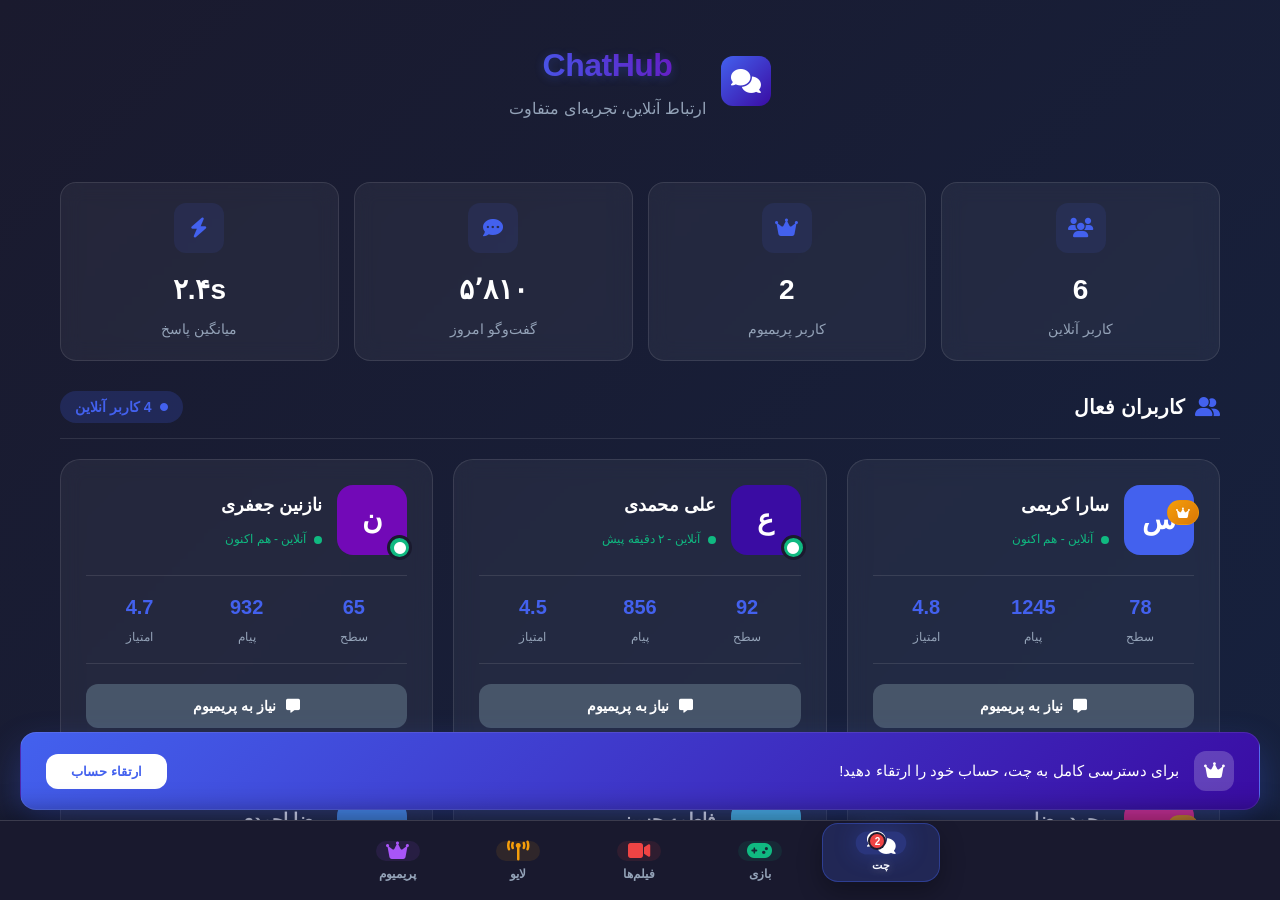
<file: Chat.html>
<!DOCTYPE html>
<html lang="fa" dir="rtl">
<head>
    <meta charset="UTF-8">
    <meta name="viewport" content="width=device-width, initial-scale=1.0">
    <title>چت آنلاین | ChatHub</title>
    <link rel="stylesheet" href="styles.css">
    <link rel="stylesheet" href="chat-styles.css">
    <link rel="stylesheet" href="https://cdnjs.cloudflare.com/ajax/libs/font-awesome/6.4.0/css/all.min.css">
</head>
<body>
    <!-- Main Content -->
    <div class="app-content">
        <!-- Header -->
        <header class="app-header">
            <div class="logo">
                <div class="logo-icon">
                    <i class="fas fa-comments"></i>
                </div>
                <div>
                    <h1 class="app-title">ChatHub</h1>
                    <p class="app-subtitle">ارتباط آنلاین، تجربه‌ای متفاوت</p>
                </div>
            </div>
        </header>

        <!-- Stats -->
        <div class="stats-container">
            <div class="stat-card">
                <div class="stat-icon">
                    <i class="fas fa-users"></i>
                </div>
                <div class="stat-value" id="onlineCount">۳</div>
                <div class="stat-label">کاربر آنلاین</div>
            </div>
            
            <div class="stat-card">
                <div class="stat-icon">
                    <i class="fas fa-crown"></i>
                </div>
                <div class="stat-value" id="premiumCount">۱</div>
                <div class="stat-label">کاربر پریمیوم</div>
            </div>
            
            <div class="stat-card">
                <div class="stat-icon">
                    <i class="fas fa-comment-dots"></i>
                </div>
                <div class="stat-value" id="totalChats">۱۲۴</div>
                <div class="stat-label">گفت‌وگو امروز</div>
            </div>
            
            <div class="stat-card">
                <div class="stat-icon">
                    <i class="fas fa-bolt"></i>
                </div>
                <div class="stat-value" id="responseTime">۲.۴s</div>
                <div class="stat-label">میانگین پاسخ</div>
            </div>
        </div>

        <!-- Online Users Section -->
        <div class="section-header">
            <h2 class="section-title">
                <i class="fas fa-user-friends"></i>
                کاربران فعال
            </h2>
            <div class="section-badge" id="activeUsersBadge">
                <i class="fas fa-circle" style="font-size: 8px;"></i>
                آنلاین
            </div>
        </div>

        <!-- Users Grid -->
        <div class="users-grid" id="usersGrid">
            <!-- Users will be rendered here -->
        </div>

        <!-- Help Section -->
        <div class="empty-state" id="helpSection">
            <div class="empty-icon">
                <i class="fas fa-question-circle"></i>
            </div>
            <h3 style="color: #94a3b8; margin-bottom: 15px;">نحوه شروع گفت‌وگو</h3>
            <p class="empty-text">
                برای شروع چت با هر کاربر، روی دکمه "شروع چت" کلیک کنید.
                <br>
                <span style="color: #fbbf24;">💎 نسخه پریمیوم:</span> دسترسی کامل به تمام امکانات چت
            </p>
            <button class="popup-secondary" id="showGuideBtn" style="margin-top: 20px; max-width: 200px;">
                <i class="fas fa-book"></i>
                راهنمای کامل
            </button>
        </div>
    </div>

    <!-- Notification Bar -->
    <div class="notification-bar" id="notificationBar">
        <div class="notification-content">
            <div class="notification-icon">
                <i class="fas fa-crown"></i>
            </div>
            <div class="notification-text">
                برای دسترسی کامل به چت، حساب خود را ارتقاء دهید!
            </div>
        </div>
        <button class="notification-button" id="upgradeBtn">
            ارتقاء حساب
        </button>
    </div>

    <!-- Bottom Navigation -->
    <nav class="bottom-nav">
        <div class="nav-container">
            <button class="nav-item active" data-page="chat" onclick="window.location.href='chat.html'">
                <div class="nav-icon">
                    <i class="fas fa-comments"></i>
                </div>
                <span class="nav-label">چت</span>
                <span class="nav-badge" id="chatBadge">۳</span>
            </button>
            
            <button class="nav-item" data-page="games" onclick="window.location.href='games.html'">
                <div class="nav-icon">
                    <i class="fas fa-gamepad"></i>
                </div>
                <span class="nav-label">بازی</span>
            </button>
            
            <button class="nav-item" data-page="videos" onclick="window.location.href='videos.html'">
                <div class="nav-icon">
                    <i class="fas fa-video"></i>
                </div>
                <span class="nav-label">فیلم‌ها</span>
            </button>
            
            <button class="nav-item" data-page="live" onclick="window.location.href='live.html'">
                <div class="nav-icon">
                    <i class="fas fa-broadcast-tower"></i>
                </div>
                <span class="nav-label">لایو</span>
            </button>
            
            <button class="nav-item" data-page="premium" onclick="window.location.href='premium.html'">
                <div class="nav-icon">
                    <i class="fas fa-crown"></i>
                </div>
                <span class="nav-label">پریمیوم</span>
            </button>
        </div>
    </nav>

    <script src="main.js"></script>
    <script src="chat.js"></script>
</body>
</html>
</file>
<file: styles.css>
/* ========== RESET & BASE STYLES ========== */
* {
    margin: 0;
    padding: 0;
    box-sizing: border-box;
}

html, body {
    height: 100%;
    width: 100%;
    overflow: hidden;
}

body {
    font-family: 'Segoe UI', 'Vazirmatn', Tahoma, Geneva, Verdana, sans-serif;
    background: linear-gradient(135deg, #1a1a2e 0%, #16213e 100%);
    color: #ffffff;
    min-height: 100vh;
    line-height: 1.6;
    position: relative;
    overflow-x: hidden;
}

/* ========== APP LAYOUT ========== */
.app-content {
    max-width: 1200px;
    margin: 0 auto;
    padding: 20px;
    padding-bottom: 100px;
    height: calc(100vh - 80px);
    overflow-y: auto;
    -webkit-overflow-scrolling: touch;
    scroll-behavior: smooth;
}

/* Fix for iOS Safari */
@supports (-webkit-touch-callout: none) {
    .app-content {
        height: -webkit-fill-available;
        min-height: -webkit-fill-available;
    }
    
    body {
        min-height: -webkit-fill-available;
    }
}

/* ========== HEADER STYLES ========== */
.app-header {
    text-align: center;
    padding: 20px 0 30px;
    margin-bottom: 20px;
    position: relative;
}

.logo {
    display: flex;
    align-items: center;
    justify-content: center;
    gap: 15px;
    margin-bottom: 10px;
}

.logo-icon {
    width: 50px;
    height: 50px;
    background: linear-gradient(135deg, #4361ee, #3a0ca3);
    border-radius: 12px;
    display: flex;
    align-items: center;
    justify-content: center;
    font-size: 24px;
    color: white;
    animation: logoFloat 3s ease-in-out infinite;
}

@keyframes logoFloat {
    0%, 100% { transform: translateY(0); }
    50% { transform: translateY(-10px); }
}

.app-title {
    font-size: 32px;
    font-weight: 700;
    background: linear-gradient(to right, #4361ee, #7209b7);
    -webkit-background-clip: text;
    background-clip: text;
    color: transparent;
    letter-spacing: -0.5px;
    text-shadow: 0 2px 10px rgba(67, 97, 238, 0.3);
}

.app-subtitle {
    color: #94a3b8;
    font-size: 16px;
    margin-top: 5px;
}

/* Connection Status Indicator */
#connectionStatus {
    position: absolute;
    top: 20px;
    left: 20px;
    background: rgba(255, 255, 255, 0.1);
    padding: 6px 15px;
    border-radius: 20px;
    font-size: 13px;
    font-weight: 600;
    display: flex;
    align-items: center;
    gap: 8px;
    z-index: 10;
    animation: fadeIn 0.5s ease;
}

/* ========== STATS CARDS ========== */
.stats-container {
    display: grid;
    grid-template-columns: repeat(auto-fit, minmax(200px, 1fr));
    gap: 15px;
    margin-bottom: 30px;
}

.stat-card {
    background: rgba(255, 255, 255, 0.05);
    backdrop-filter: blur(10px);
    border: 1px solid rgba(255, 255, 255, 0.1);
    border-radius: 16px;
    padding: 20px;
    text-align: center;
    transition: all 0.3s ease;
    animation: fadeInUp 0.6s ease backwards;
}

.stat-card:nth-child(1) { animation-delay: 0.1s; }
.stat-card:nth-child(2) { animation-delay: 0.2s; }
.stat-card:nth-child(3) { animation-delay: 0.3s; }
.stat-card:nth-child(4) { animation-delay: 0.4s; }

.stat-card:hover {
    transform: translateY(-5px) scale(1.02);
    border-color: #4361ee;
    background: rgba(67, 97, 238, 0.1);
    box-shadow: 0 10px 30px rgba(67, 97, 238, 0.2);
}

.stat-icon {
    width: 50px;
    height: 50px;
    margin: 0 auto 15px;
    background: rgba(67, 97, 238, 0.1);
    border-radius: 12px;
    display: flex;
    align-items: center;
    justify-content: center;
    font-size: 20px;
    color: #4361ee;
}

.stat-value {
    font-size: 28px;
    font-weight: 700;
    color: #ffffff;
    margin-bottom: 5px;
    font-family: 'Vazirmatn', sans-serif;
}

.stat-label {
    color: #94a3b8;
    font-size: 14px;
}

/* ========== SECTION HEADER ========== */
.section-header {
    display: flex;
    align-items: center;
    justify-content: space-between;
    margin-bottom: 20px;
    padding-bottom: 15px;
    border-bottom: 1px solid rgba(255, 255, 255, 0.1);
    animation: fadeIn 0.5s ease;
}

.section-title {
    display: flex;
    align-items: center;
    gap: 10px;
    font-size: 20px;
    color: #ffffff;
}

.section-title i {
    color: #4361ee;
}

.section-badge {
    background: rgba(67, 97, 238, 0.2);
    color: #4361ee;
    padding: 5px 15px;
    border-radius: 20px;
    font-size: 14px;
    font-weight: 600;
    display: flex;
    align-items: center;
    gap: 8px;
}

/* ========== USERS GRID ========== */
.users-grid {
    display: grid;
    grid-template-columns: repeat(auto-fill, minmax(280px, 1fr));
    gap: 20px;
    margin-bottom: 40px;
}

.user-card {
    background: rgba(255, 255, 255, 0.05);
    backdrop-filter: blur(10px);
    border: 1px solid rgba(255, 255, 255, 0.1);
    border-radius: 20px;
    padding: 25px;
    position: relative;
    overflow: hidden;
    transition: all 0.4s cubic-bezier(0.175, 0.885, 0.32, 1.275);
    animation: fadeInUp 0.6s ease backwards;
}

.user-card:hover {
    transform: translateY(-8px);
    border-color: #4361ee;
    box-shadow: 0 20px 40px rgba(67, 97, 238, 0.2);
    background: rgba(67, 97, 238, 0.05);
}

.user-header {
    display: flex;
    align-items: center;
    gap: 15px;
    margin-bottom: 20px;
}

.user-avatar {
    width: 70px;
    height: 70px;
    border-radius: 16px;
    display: flex;
    align-items: center;
    justify-content: center;
    font-size: 28px;
    font-weight: 700;
    color: white;
    flex-shrink: 0;
    position: relative;
    background: linear-gradient(135deg, #4361ee, #3a0ca3);
}

.avatar-badge {
    position: absolute;
    bottom: -5px;
    right: -5px;
    width: 25px;
    height: 25px;
    border-radius: 50%;
    display: flex;
    align-items: center;
    justify-content: center;
    font-size: 12px;
    border: 3px solid #1a1a2e;
}

.premium-badge {
    background: linear-gradient(135deg, #fbbf24, #f59e0b);
    color: #1a1a2e;
}

.online-badge {
    background: #10b981;
    color: white;
}

.user-info {
    flex: 1;
    min-width: 0;
}

.user-name {
    font-size: 18px;
    font-weight: 600;
    margin-bottom: 5px;
    color: #ffffff;
    white-space: nowrap;
    overflow: hidden;
    text-overflow: ellipsis;
}

.user-bio {
    color: #94a3b8;
    font-size: 14px;
    margin-bottom: 5px;
    display: -webkit-box;
    -webkit-line-clamp: 2;
    line-clamp: 2;
    -webkit-box-orient: vertical;
    overflow: hidden;
}

.user-status {
    display: flex;
    align-items: center;
    gap: 8px;
    font-size: 12px;
    color: #10b981;
}

.status-dot {
    width: 8px;
    height: 8px;
    background: #10b981;
    border-radius: 50%;
    animation: pulse 2s infinite;
}

.user-stats {
    display: flex;
    justify-content: space-between;
    padding: 15px 0;
    border-top: 1px solid rgba(255, 255, 255, 0.1);
    border-bottom: 1px solid rgba(255, 255, 255, 0.1);
    margin-bottom: 20px;
}

.stat-item {
    text-align: center;
    flex: 1;
}

.stat-number {
    font-size: 20px;
    font-weight: 700;
    color: #4361ee;
    margin-bottom: 5px;
}

.stat-text {
    font-size: 12px;
    color: #94a3b8;
}

.chat-button {
    width: 100%;
    padding: 14px;
    background: linear-gradient(135deg, #4361ee, #3a0ca3);
    border: none;
    border-radius: 12px;
    color: white;
    font-size: 14px;
    font-weight: 600;
    cursor: pointer;
    display: flex;
    align-items: center;
    justify-content: center;
    gap: 10px;
    transition: all 0.3s ease;
    position: relative;
    overflow: hidden;
}

.chat-button:hover {
    transform: scale(1.02);
    box-shadow: 0 10px 25px rgba(67, 97, 238, 0.3);
}

.chat-button:active {
    transform: scale(0.98);
}

.chat-button.disabled {
    background: #475569;
    cursor: not-allowed;
    transform: none !important;
    box-shadow: none !important;
}

/* ========== GAMES GRID ========== */
.games-grid {
    display: grid;
    grid-template-columns: repeat(auto-fill, minmax(280px, 1fr));
    gap: 20px;
    margin-top: 20px;
}

.game-card {
    background: rgba(255, 255, 255, 0.05);
    border: 1px solid rgba(255, 255, 255, 0.1);
    border-radius: 20px;
    padding: 25px;
    transition: all 0.3s ease;
    position: relative;
    overflow: hidden;
    cursor: pointer;
    animation: fadeInUp 0.6s ease backwards;
}

.game-card:hover {
    transform: translateY(-8px);
    border-color: #10b981;
    box-shadow: 0 20px 40px rgba(16, 185, 129, 0.2);
    background: rgba(16, 185, 129, 0.05);
}

.game-icon {
    width: 70px;
    height: 70px;
    background: rgba(16, 185, 129, 0.15);
    border-radius: 16px;
    display: flex;
    align-items: center;
    justify-content: center;
    font-size: 30px;
    color: #10b981;
    margin-bottom: 20px;
}

.game-title {
    font-size: 20px;
    font-weight: 700;
    margin-bottom: 10px;
    color: white;
}

.game-description {
    color: #94a3b8;
    font-size: 14px;
    margin-bottom: 20px;
    line-height: 1.5;
}

.game-stats {
    display: flex;
    justify-content: space-between;
    padding-top: 20px;
    border-top: 1px solid rgba(255, 255, 255, 0.1);
    font-size: 13px;
    color: #94a3b8;
}

/* ========== VIDEOS GRID ========== */
.videos-grid {
    display: grid;
    grid-template-columns: repeat(auto-fill, minmax(300px, 1fr));
    gap: 25px;
    margin-top: 20px;
}

.video-card {
    background: rgba(255, 255, 255, 0.05);
    border: 1px solid rgba(255, 255, 255, 0.1);
    border-radius: 20px;
    overflow: hidden;
    transition: all 0.3s ease;
    cursor: pointer;
    animation: fadeInUp 0.6s ease backwards;
}

.video-card:hover {
    transform: translateY(-8px);
    border-color: #ef4444;
    box-shadow: 0 20px 40px rgba(239, 68, 68, 0.2);
    background: rgba(239, 68, 68, 0.05);
}

.video-thumbnail {
    width: 100%;
    height: 180px;
    background: linear-gradient(135deg, #ef4444, #dc2626);
    display: flex;
    align-items: center;
    justify-content: center;
    font-size: 50px;
    color: white;
    position: relative;
}

.video-play-btn {
    width: 60px;
    height: 60px;
    background: rgba(255, 255, 255, 0.9);
    border-radius: 50%;
    display: flex;
    align-items: center;
    justify-content: center;
    color: #ef4444;
    font-size: 24px;
    transition: all 0.3s ease;
}

.video-play-btn:hover {
    transform: scale(1.1);
}

.video-content {
    padding: 25px;
}

.video-title {
    font-size: 18px;
    font-weight: 700;
    margin-bottom: 10px;
    color: white;
    line-height: 1.4;
}

.video-meta {
    display: flex;
    justify-content: space-between;
    color: #94a3b8;
    font-size: 13px;
    margin-top: 15px;
}

/* ========== LIVE GRID ========== */
.live-grid {
    display: grid;
    grid-template-columns: repeat(auto-fill, minmax(300px, 1fr));
    gap: 25px;
    margin-top: 20px;
}

.live-card {
    background: rgba(255, 255, 255, 0.05);
    border: 1px solid rgba(255, 255, 255, 0.1);
    border-radius: 20px;
    overflow: hidden;
    transition: all 0.3s ease;
    position: relative;
    cursor: pointer;
    animation: fadeInUp 0.6s ease backwards;
}

.live-card:hover {
    transform: translateY(-8px);
    border-color: #f59e0b;
    box-shadow: 0 20px 40px rgba(245, 158, 11, 0.2);
    background: rgba(245, 158, 11, 0.05);
}

.live-badge {
    position: absolute;
    top: 15px;
    right: 15px;
    background: #ef4444;
    color: white;
    padding: 6px 15px;
    border-radius: 20px;
    font-size: 13px;
    font-weight: 700;
    z-index: 1;
    display: flex;
    align-items: center;
    gap: 6px;
    animation: livePulse 1.5s infinite;
}

@keyframes livePulse {
    0%, 100% { opacity: 1; }
    50% { opacity: 0.7; }
}

.live-thumbnail {
    width: 100%;
    height: 180px;
    background: linear-gradient(135deg, #f59e0b, #d97706);
    display: flex;
    align-items: center;
    justify-content: center;
    font-size: 50px;
    color: white;
    position: relative;
}

.live-viewers {
    position: absolute;
    bottom: 15px;
    left: 15px;
    background: rgba(0, 0, 0, 0.7);
    color: white;
    padding: 6px 15px;
    border-radius: 20px;
    font-size: 13px;
    display: flex;
    align-items: center;
    gap: 6px;
}

.live-content {
    padding: 25px;
}

.live-title {
    font-size: 18px;
    font-weight: 700;
    margin-bottom: 8px;
    color: white;
}

.live-streamer {
    color: #f59e0b;
    font-size: 15px;
    margin-bottom: 15px;
    display: flex;
    align-items: center;
    gap: 8px;
}

.live-description {
    color: #94a3b8;
    font-size: 14px;
    line-height: 1.5;
}

/* ========== PREMIUM FEATURES ========== */
.premium-features {
    display: grid;
    grid-template-columns: repeat(auto-fit, minmax(280px, 1fr));
    gap: 25px;
    margin-top: 20px;
}

.premium-feature-card {
    background: rgba(255, 255, 255, 0.05);
    border: 1px solid rgba(255, 255, 255, 0.1);
    border-radius: 20px;
    padding: 30px;
    text-align: center;
    transition: all 0.3s ease;
    animation: fadeInUp 0.6s ease backwards;
}

.premium-feature-card:hover {
    transform: translateY(-8px);
    border-color: #a855f7;
    background: rgba(168, 85, 247, 0.05);
    box-shadow: 0 20px 40px rgba(168, 85, 247, 0.2);
}

.premium-feature-icon {
    width: 70px;
    height: 70px;
    background: rgba(168, 85, 247, 0.15);
    border-radius: 16px;
    display: flex;
    align-items: center;
    justify-content: center;
    font-size: 30px;
    color: #a855f7;
    margin: 0 auto 20px;
}

.premium-feature-title {
    font-size: 20px;
    font-weight: 700;
    margin-bottom: 15px;
    color: white;
}

.premium-feature-description {
    color: #94a3b8;
    font-size: 15px;
    line-height: 1.6;
}

/* ========== PAYMENT PLANS ========== */
.payment-plans {
    display: grid;
    grid-template-columns: repeat(auto-fit, minmax(300px, 1fr));
    gap: 30px;
    margin-top: 30px;
}

.payment-plan {
    background: rgba(255, 255, 255, 0.05);
    border: 1px solid rgba(255, 255, 255, 0.1);
    border-radius: 24px;
    padding: 35px;
    text-align: center;
    transition: all 0.3s ease;
    position: relative;
    overflow: hidden;
    animation: fadeInUp 0.6s ease backwards;
}

.payment-plan:hover {
    transform: translateY(-10px);
    border-color: #fbbf24;
    box-shadow: 0 25px 50px rgba(251, 191, 36, 0.2);
}

.payment-plan.popular {
    border: 2px solid #fbbf24;
    background: rgba(251, 191, 36, 0.05);
}

.popular-badge {
    position: absolute;
    top: 20px;
    right: -30px;
    background: #fbbf24;
    color: #1a1a2e;
    padding: 8px 40px;
    font-size: 14px;
    font-weight: 700;
    transform: rotate(45deg);
}

.plan-icon {
    font-size: 60px;
    color: #fbbf24;
    margin-bottom: 20px;
    animation: crownGlow 2s infinite;
}

@keyframes crownGlow {
    0%, 100% { filter: drop-shadow(0 0 5px rgba(251, 191, 36, 0.5)); }
    50% { filter: drop-shadow(0 0 20px rgba(251, 191, 36, 0.8)); }
}

.plan-title {
    font-size: 24px;
    font-weight: 700;
    margin-bottom: 15px;
    color: white;
}

.plan-price {
    font-size: 48px;
    font-weight: 800;
    color: #fbbf24;
    margin-bottom: 5px;
    font-family: 'Vazirmatn', sans-serif;
}

.plan-period {
    color: #94a3b8;
    font-size: 16px;
    margin-bottom: 25px;
}

.plan-features {
    text-align: right;
    margin-bottom: 30px;
}

.plan-feature {
    display: flex;
    align-items: center;
    gap: 12px;
    margin-bottom: 15px;
    color: #cbd5e1;
    font-size: 15px;
}

.plan-feature i {
    color: #10b981;
}

.payment-button {
    width: 100%;
    padding: 18px;
    background: linear-gradient(135deg, #fbbf24, #f59e0b);
    border: none;
    border-radius: 16px;
    color: #1a1a2e;
    font-size: 16px;
    font-weight: 700;
    cursor: pointer;
    display: flex;
    align-items: center;
    justify-content: center;
    gap: 12px;
    transition: all 0.3s;
    position: relative;
    overflow: hidden;
}

.payment-button:hover {
    transform: scale(1.05);
    box-shadow: 0 15px 30px rgba(251, 191, 36, 0.3);
}

.payment-button:active {
    transform: scale(0.98);
}

/* ========== EMPTY STATE ========== */
.empty-state {
    text-align: center;
    padding: 80px 20px;
    background: rgba(255, 255, 255, 0.03);
    border-radius: 24px;
    border: 2px dashed rgba(255, 255, 255, 0.1);
    margin: 40px 0;
    animation: fadeIn 0.8s ease;
}

.empty-icon {
    font-size: 80px;
    color: #4361ee;
    margin-bottom: 25px;
    opacity: 0.5;
    animation: bounce 3s infinite;
}

.empty-text {
    color: #94a3b8;
    font-size: 18px;
    max-width: 500px;
    margin: 0 auto;
    line-height: 1.6;
}

/* ========== NOTIFICATION BAR ========== */
.notification-bar {
    position: fixed;
    bottom: 90px;
    left: 20px;
    right: 20px;
    background: linear-gradient(135deg, #4361ee, #3a0ca3);
    border-radius: 16px;
    padding: 18px 25px;
    display: flex;
    align-items: center;
    justify-content: space-between;
    z-index: 999;
    animation: slideUp 0.5s cubic-bezier(0.175, 0.885, 0.32, 1.275);
    box-shadow: 0 15px 35px rgba(67, 97, 238, 0.3);
    backdrop-filter: blur(10px);
    border: 1px solid rgba(255, 255, 255, 0.1);
}

.notification-bar.temporary-notification {
    z-index: 1000;
}

.notification-content {
    display: flex;
    align-items: center;
    gap: 15px;
    flex: 1;
}

.notification-icon {
    width: 40px;
    height: 40px;
    background: rgba(255, 255, 255, 0.2);
    border-radius: 12px;
    display: flex;
    align-items: center;
    justify-content: center;
    font-size: 18px;
    color: white;
}

.notification-text {
    color: white;
    font-size: 15px;
    font-weight: 500;
}

.notification-button {
    padding: 10px 25px;
    background: white;
    color: #4361ee;
    border: none;
    border-radius: 12px;
    font-weight: 600;
    cursor: pointer;
    transition: all 0.3s;
    white-space: nowrap;
}

.notification-button:hover {
    transform: scale(1.05);
    box-shadow: 0 8px 20px rgba(255, 255, 255, 0.2);
}

.notification-close {
    background: rgba(255, 255, 255, 0.2);
    border: none;
    width: 30px;
    height: 30px;
    border-radius: 50%;
    color: white;
    cursor: pointer;
    display: flex;
    align-items: center;
    justify-content: center;
    transition: all 0.3s;
}

.notification-close:hover {
    background: rgba(255, 255, 255, 0.3);
    transform: rotate(90deg);
}

/* ========== BOTTOM NAVIGATION ========== */
.bottom-nav {
    position: fixed;
    bottom: 0;
    left: 0;
    right: 0;
    background: rgba(26, 26, 46, 0.98);
    backdrop-filter: blur(20px);
    border-top: 1px solid rgba(255, 255, 255, 0.15);
    padding: 10px 15px;
    z-index: 1000;
    box-shadow: 0 -8px 25px rgba(0, 0, 0, 0.4);
    height: 80px;
}

.nav-container {
    max-width: 600px;
    margin: 0 auto;
    display: flex;
    justify-content: space-between;
    align-items: stretch;
    gap: 5px;
    height: 100%;
}

.nav-item {
    display: flex;
    flex-direction: column;
    align-items: center;
    justify-content: center;
    text-decoration: none;
    color: #94a3b8;
    transition: all 0.3s cubic-bezier(0.175, 0.885, 0.32, 1.275);
    position: relative;
    padding: 10px 8px;
    border-radius: 16px;
    min-width: 70px;
    cursor: pointer;
    background: transparent;
    border: none;
    flex: 1;
    gap: 6px;
    outline: none;
    user-select: none;
}

.nav-item.active {
    color: white;
    background: rgba(255, 255, 255, 0.1);
    transform: translateY(-8px);
    box-shadow: 0 10px 25px rgba(0, 0, 0, 0.3);
}

/* رنگ‌بندی مخصوص برای هر آیتم منو */
.nav-item[data-page="chat"].active {
    background: rgba(67, 97, 238, 0.2);
    border: 1px solid rgba(67, 97, 238, 0.4);
}

.nav-item[data-page="games"].active {
    background: rgba(16, 185, 129, 0.2);
    border: 1px solid rgba(16, 185, 129, 0.4);
}

.nav-item[data-page="videos"].active {
    background: rgba(239, 68, 68, 0.2);
    border: 1px solid rgba(239, 68, 68, 0.4);
}

.nav-item[data-page="live"].active {
    background: rgba(245, 158, 11, 0.2);
    border: 1px solid rgba(245, 158, 11, 0.4);
}

.nav-item[data-page="premium"].active {
    background: rgba(168, 85, 247, 0.2);
    border: 1px solid rgba(168, 85, 247, 0.4);
}

.nav-icon {
    width: 44px;
    height: 44px;
    border-radius: 14px;
    display: flex;
    align-items: center;
    justify-content: center;
    font-size: 20px;
    transition: all 0.3s ease;
    background: rgba(255, 255, 255, 0.05);
}

.nav-item.active .nav-icon {
    transform: scale(1.15);
    background: rgba(255, 255, 255, 0.1);
}

/* رنگ آیکون برای هر آیتم */
.nav-item[data-page="chat"] .nav-icon {
    color: #4361ee;
    background: rgba(67, 97, 238, 0.1);
}

.nav-item[data-page="games"] .nav-icon {
    color: #10b981;
    background: rgba(16, 185, 129, 0.1);
}

.nav-item[data-page="videos"] .nav-icon {
    color: #ef4444;
    background: rgba(239, 68, 68, 0.1);
}

.nav-item[data-page="live"] .nav-icon {
    color: #f59e0b;
    background: rgba(245, 158, 11, 0.1);
}

.nav-item[data-page="premium"] .nav-icon {
    color: #a855f7;
    background: rgba(168, 85, 247, 0.1);
}

.nav-item.active[data-page="chat"] .nav-icon {
    background: rgba(67, 97, 238, 0.25);
    color: white;
    box-shadow: 0 0 20px rgba(67, 97, 238, 0.3);
}

.nav-item.active[data-page="games"] .nav-icon {
    background: rgba(16, 185, 129, 0.25);
    color: white;
    box-shadow: 0 0 20px rgba(16, 185, 129, 0.3);
}

.nav-item.active[data-page="videos"] .nav-icon {
    background: rgba(239, 68, 68, 0.25);
    color: white;
    box-shadow: 0 0 20px rgba(239, 68, 68, 0.3);
}

.nav-item.active[data-page="live"] .nav-icon {
    background: rgba(245, 158, 11, 0.25);
    color: white;
    box-shadow: 0 0 20px rgba(245, 158, 11, 0.3);
}

.nav-item.active[data-page="premium"] .nav-icon {
    background: rgba(168, 85, 247, 0.25);
    color: white;
    box-shadow: 0 0 20px rgba(168, 85, 247, 0.3);
}

.nav-label {
    font-size: 12px;
    font-weight: 600;
    transition: all 0.3s ease;
    text-align: center;
    line-height: 1.2;
    min-height: 14px;
}

.nav-item.active .nav-label {
    font-weight: 700;
    color: white;
    font-size: 11px;
    text-shadow: 0 0 10px rgba(255, 255, 255, 0.3);
}

.nav-badge {
    position: absolute;
    top: 8px;
    left: 45px;
    background: #ef4444;
    color: white;
    font-size: 10px;
    min-width: 18px;
    height: 18px;
    border-radius: 9px;
    display: flex;
    align-items: center;
    justify-content: center;
    font-weight: 700;
    z-index: 10;
    border: 2px solid rgba(26, 26, 46, 0.98);
    animation: badgePulse 2s infinite;
}

@keyframes badgePulse {
    0%, 100% { transform: scale(1); }
    50% { transform: scale(1.1); }
}

/* Loading Overlay */
.loading-overlay {
    position: fixed;
    top: 0;
    left: 0;
    right: 0;
    bottom: 0;
    background: rgba(26, 26, 46, 0.95);
    display: flex;
    align-items: center;
    justify-content: center;
    z-index: 9999;
    backdrop-filter: blur(10px);
    animation: fadeIn 0.3s ease;
}

/* ========== POPUP STYLES ========== */
.popup-overlay {
    position: fixed;
    top: 0;
    left: 0;
    right: 0;
    bottom: 0;
    background: rgba(0, 0, 0, 0.85);
    z-index: 2000;
    display: none;
    align-items: center;
    justify-content: center;
    padding: 20px;
    backdrop-filter: blur(5px);
    animation: fadeIn 0.3s ease;
}

.popup-content {
    background: linear-gradient(135deg, #1e293b 0%, #0f172a 100%);
    border-radius: 24px;
    padding: 40px;
    max-width: 500px;
    width: 100%;
    border: 1px solid rgba(255, 255, 255, 0.1);
    box-shadow: 0 25px 50px rgba(0, 0, 0, 0.5);
    position: relative;
    animation: popupShow 0.4s cubic-bezier(0.175, 0.885, 0.32, 1.275);
}

.popup-close {
    position: absolute;
    top: 20px;
    left: 20px;
    background: rgba(255, 255, 255, 0.1);
    border: none;
    width: 40px;
    height: 40px;
    border-radius: 12px;
    color: #94a3b8;
    font-size: 20px;
    cursor: pointer;
    display: flex;
    align-items: center;
    justify-content: center;
    transition: all 0.3s;
    z-index: 10;
}

.popup-close:hover {
    background: rgba(255, 255, 255, 0.2);
    color: white;
    transform: rotate(90deg);
}

.popup-icon {
    font-size: 70px;
    text-align: center;
    margin-bottom: 20px;
    color: #fbbf24;
    animation: bounce 3s infinite;
}

.popup-title {
    font-size: 28px;
    text-align: center;
    margin-bottom: 15px;
    background: linear-gradient(to right, #fbbf24, #f59e0b);
    -webkit-background-clip: text;
    background-clip: text;
    color: transparent;
    font-weight: 700;
}

.popup-text {
    text-align: center;
    color: #cbd5e1;
    margin-bottom: 30px;
    line-height: 1.6;
    font-size: 16px;
}

.features-grid {
    display: grid;
    grid-template-columns: repeat(2, 1fr);
    gap: 15px;
    margin-bottom: 30px;
}

.feature-item {
    background: rgba(255, 255, 255, 0.05);
    padding: 15px;
    border-radius: 12px;
    text-align: center;
    transition: all 0.3s;
}

.feature-item:hover {
    background: rgba(251, 191, 36, 0.1);
    transform: translateY(-3px);
}

.feature-icon {
    font-size: 24px;
    color: #fbbf24;
    margin-bottom: 10px;
}

.feature-text {
    color: #e2e8f0;
    font-size: 14px;
}

.popup-button {
    width: 100%;
    padding: 18px;
    background: linear-gradient(135deg, #fbbf24, #f59e0b);
    border: none;
    border-radius: 14px;
    color: #1a1a2e;
    font-size: 16px;
    font-weight: 700;
    cursor: pointer;
    display: flex;
    align-items: center;
    justify-content: center;
    gap: 10px;
    transition: all 0.3s;
    margin-bottom: 15px;
    position: relative;
    overflow: hidden;
}

.popup-button:hover {
    transform: scale(1.03);
    box-shadow: 0 15px 30px rgba(251, 191, 36, 0.3);
}

.popup-button:active {
    transform: scale(0.98);
}

.popup-secondary {
    width: 100%;
    padding: 16px;
    background: rgba(255, 255, 255, 0.05);
    border: 1px solid rgba(255, 255, 255, 0.1);
    border-radius: 14px;
    color: #94a3b8;
    font-size: 14px;
    cursor: pointer;
    transition: all 0.3s;
}

.popup-secondary:hover {
    background: rgba(255, 255, 255, 0.1);
    color: white;
}

/* ========== ANIMATIONS ========== */
@keyframes pulse {
    0%, 100% { opacity: 1; }
    50% { opacity: 0.6; }
}

@keyframes bounce {
    0%, 100% { transform: translateY(0); }
    50% { transform: translateY(-10px); }
}

@keyframes popupShow {
    from {
        opacity: 0;
        transform: scale(0.9) translateY(20px);
    }
    to {
        opacity: 1;
        transform: scale(1) translateY(0);
    }
}

@keyframes slideUp {
    from {
        opacity: 0;
        transform: translateY(50px);
    }
    to {
        opacity: 1;
        transform: translateY(0);
    }
}

@keyframes slideDown {
    from {
        opacity: 1;
        transform: translateY(0);
    }
    to {
        opacity: 0;
        transform: translateY(50px);
    }
}

@keyframes fadeIn {
    from {
        opacity: 0;
    }
    to {
        opacity: 1;
    }
}

@keyframes fadeInUp {
    from {
        opacity: 0;
        transform: translateY(20px);
    }
    to {
        opacity: 1;
        transform: translateY(0);
    }
}

@keyframes spin {
    to { transform: rotate(360deg); }
}

/* Loading */
.loading {
    display: inline-block;
    width: 20px;
    height: 20px;
    border: 3px solid rgba(255, 255, 255, 0.1);
    border-radius: 50%;
    border-top-color: #4361ee;
    animation: spin 1s linear infinite;
}

/* ========== VIDEO SPECIFIC STYLES ========== */
/* Progress Bar Styles */
.usage-progress {
    background: rgba(255, 255, 255, 0.03);
    border-radius: 20px;
    padding: 25px;
    margin: 25px 0;
    border: 1px solid rgba(255, 255, 255, 0.1);
    backdrop-filter: blur(10px);
    animation: fadeInUp 0.6s ease backwards;
    animation-delay: 0.2s;
}

.progress-header {
    display: flex;
    justify-content: space-between;
    align-items: center;
    margin-bottom: 15px;
}

.progress-header span {
    color: #94a3b8;
    font-size: 14px;
    font-weight: 500;
}

#progressText {
    color: #10b981;
    font-weight: 700;
    font-size: 15px;
}

.progress-bar-container {
    height: 10px;
    background: rgba(255, 255, 255, 0.1);
    border-radius: 5px;
    overflow: hidden;
    margin-bottom: 10px;
    position: relative;
}

.progress-bar {
    height: 100%;
    background: linear-gradient(90deg, #10b981, #059669);
    border-radius: 5px;
    width: 0%;
    transition: width 0.8s cubic-bezier(0.34, 1.56, 0.64, 1);
    position: relative;
    overflow: hidden;
}

.progress-bar::after {
    content: '';
    position: absolute;
    top: 0;
    left: 0;
    right: 0;
    bottom: 0;
    background: linear-gradient(90deg, 
        transparent 0%, 
        rgba(255, 255, 255, 0.3) 50%, 
        transparent 100%);
    animation: shimmer 2s infinite;
}

@keyframes shimmer {
    0% { transform: translateX(-100%); }
    100% { transform: translateX(100%); }
}

.progress-footer {
    display: flex;
    justify-content: space-between;
    font-size: 13px;
    color: #64748b;
    margin-top: 12px;
}

.progress-footer span:first-child {
    color: #10b981;
    font-weight: 500;
}

.progress-footer span:last-child {
    color: #f59e0b;
    font-weight: 600;
}

/* Video Cards Specific */
.videos-grid {
    display: grid;
    grid-template-columns: repeat(auto-fill, minmax(300px, 1fr));
    gap: 25px;
    margin: 25px 0;
    animation: fadeIn 0.8s ease;
}

.video-card {
    background: rgba(255, 255, 255, 0.03);
    border: 1px solid rgba(255, 255, 255, 0.08);
    border-radius: 20px;
    overflow: hidden;
    transition: all 0.4s cubic-bezier(0.175, 0.885, 0.32, 1.275);
    cursor: pointer;
    position: relative;
    opacity: 0;
    animation: fadeInUp 0.6s ease forwards;
}

.video-card:nth-child(1) { animation-delay: 0.1s; }
.video-card:nth-child(2) { animation-delay: 0.2s; }
.video-card:nth-child(3) { animation-delay: 0.3s; }
.video-card:nth-child(4) { animation-delay: 0.4s; }

.video-card:hover:not(.locked) {
    transform: translateY(-10px) scale(1.02);
    border-color: #10b981;
    background: rgba(16, 185, 129, 0.05);
    box-shadow: 0 20px 40px rgba(16, 185, 129, 0.2);
}

.video-card.locked {
    opacity: 0.6;
    cursor: not-allowed;
    filter: grayscale(0.3);
}

.video-card.locked:hover {
    transform: none !important;
    border-color: rgba(255, 255, 255, 0.08) !important;
    box-shadow: none !important;
    background: rgba(255, 255, 255, 0.03) !important;
}

/* Video Thumbnail */
.video-thumbnail {
    position: relative;
    height: 200px;
    overflow: hidden;
    background: linear-gradient(135deg, #1e293b, #0f172a);
}

.video-poster {
    position: absolute;
    top: 0;
    left: 0;
    width: 100%;
    height: 100%;
    object-fit: cover;
    transition: all 0.5s ease;
    z-index: 1;
}

.video-card:hover:not(.locked) .video-poster {
    transform: scale(1.05);
    opacity: 0.3;
}

/* پیش‌نمایش ویدیو */
.video-preview-player {
    position: absolute;
    top: 0;
    left: 0;
    width: 100%;
    height: 100%;
    object-fit: cover;
    z-index: 2;
    border-radius: inherit;
    transition: opacity 0.3s ease;
    opacity: 0;
}

.video-card:hover:not(.locked) .video-preview-player {
    opacity: 1;
}

.video-overlay {
    position: absolute;
    top: 0;
    left: 0;
    width: 100%;
    height: 100%;
    background: linear-gradient(to bottom, 
        transparent 0%, 
        transparent 60%, 
        rgba(0, 0, 0, 0.8) 100%);
    z-index: 3;
    pointer-events: none;
}

/* Video Badges */
.free-badge {
    position: absolute;
    top: 15px;
    right: 15px;
    background: rgba(34, 197, 94, 0.2);
    backdrop-filter: blur(10px);
    color: #10b981;
    padding: 8px 15px;
    border-radius: 20px;
    font-size: 12px;
    font-weight: 700;
    z-index: 4;
    display: flex;
    align-items: center;
    gap: 6px;
    border: 1px solid rgba(16, 185, 129, 0.3);
    animation: badgePulse 2s infinite;
}

.free-badge.used {
    background: rgba(239, 68, 68, 0.2);
    color: #ef4444;
    border-color: rgba(239, 68, 68, 0.3);
}

.video-watched-badge {
    position: absolute;
    top: 15px;
    right: 15px;
    background: rgba(16, 185, 129, 0.9);
    color: white;
    padding: 8px 15px;
    border-radius: 20px;
    font-size: 12px;
    font-weight: 700;
    z-index: 4;
    display: flex;
    align-items: center;
    gap: 6px;
    border: 1px solid rgba(16, 185, 129, 1);
}

.lock-icon {
    position: absolute;
    top: 50%;
    left: 50%;
    transform: translate(-50%, -50%);
    width: 70px;
    height: 70px;
    background: rgba(245, 158, 11, 0.9);
    border-radius: 50%;
    display: flex;
    align-items: center;
    justify-content: center;
    color: white;
    font-size: 28px;
    z-index: 4;
    animation: lockPulse 2s infinite;
    box-shadow: 0 10px 30px rgba(245, 158, 11, 0.4);
}

@keyframes lockPulse {
    0%, 100% { transform: translate(-50%, -50%) scale(1); }
    50% { transform: translate(-50%, -50%) scale(1.1); }
}

.premium-badge {
    position: absolute;
    top: 15px;
    left: 15px;
    background: linear-gradient(135deg, #f59e0b, #d97706);
    color: white;
    padding: 8px 15px;
    border-radius: 20px;
    font-size: 12px;
    font-weight: 700;
    z-index: 4;
    display: flex;
    align-items: center;
    gap: 6px;
    border: 1px solid rgba(245, 158, 11, 0.5);
}

.play-btn {
    position: absolute;
    top: 50%;
    left: 50%;
    transform: translate(-50%, -50%);
    width: 70px;
    height: 70px;
    background: rgba(16, 185, 129, 0.95);
    border-radius: 50%;
    display: flex;
    align-items: center;
    justify-content: center;
    color: white;
    font-size: 28px;
    z-index: 4;
    cursor: pointer;
    transition: all 0.3s ease;
    border: none;
    box-shadow: 0 10px 30px rgba(16, 185, 129, 0.4);
    animation: playBtnPulse 2s infinite;
    opacity: 1;
}

@keyframes playBtnPulse {
    0%, 100% { transform: translate(-50%, -50%) scale(1); }
    50% { transform: translate(-50%, -50%) scale(1.1); }
}

.play-btn:hover {
    transform: translate(-50%, -50%) scale(1.15);
    background: rgba(16, 185, 129, 1);
    box-shadow: 0 15px 40px rgba(16, 185, 129, 0.6);
}

.video-duration {
    position: absolute;
    bottom: 15px;
    right: 15px;
    background: rgba(0, 0, 0, 0.8);
    color: white;
    padding: 6px 12px;
    border-radius: 12px;
    font-size: 12px;
    font-weight: 700;
    z-index: 4;
    backdrop-filter: blur(5px);
    border: 1px solid rgba(255, 255, 255, 0.1);
}

.video-progress-bar {
    position: absolute;
    bottom: 0;
    left: 0;
    right: 0;
    height: 4px;
    background: rgba(255, 255, 255, 0.2);
    z-index: 4;
}

.video-progress-fill {
    height: 100%;
    background: linear-gradient(90deg, #10b981, #059669);
    border-radius: 0 4px 4px 0;
    transition: width 0.3s ease;
}

/* Video Content */
.video-content {
    padding: 25px;
}

.video-title {
    font-size: 18px;
    font-weight: 700;
    margin-bottom: 15px;
    color: white;
    line-height: 1.4;
    display: -webkit-box;
    -webkit-line-clamp: 2;
    line-clamp: 2;
    -webkit-box-orient: vertical;
    overflow: hidden;
}

.video-meta {
    display: flex;
    flex-wrap: wrap;
    gap: 20px;
    color: #94a3b8;
    font-size: 14px;
    margin-top: 15px;
}

.video-meta span {
    display: flex;
    align-items: center;
    gap: 6px;
}

.video-meta i {
    font-size: 14px;
}

/* Premium Banner */
.premium-banner {
    background: linear-gradient(135deg, 
        rgba(16, 185, 129, 0.1) 0%, 
        rgba(5, 150, 105, 0.05) 100%);
    border: 2px dashed rgba(16, 185, 129, 0.3);
    border-radius: 15px;
    padding: 30px;
    text-align: center;
    margin: 40px 0;
    backdrop-filter: blur(10px);
    animation: fadeInUp 0.6s ease backwards;
    animation-delay: 0.5s;
}

.premium-icon {
    width: 60px;
    height: 60px;
    background: linear-gradient(135deg, #fbbf24, #f59e0b);
    border-radius: 50%;
    display: flex;
    align-items: center;
    justify-content: center;
    font-size: 28px;
    color: white;
    margin: 0 auto 20px;
}

.premium-banner h3 {
    color: white;
    font-size: 22px;
    margin-bottom: 15px;
    font-weight: 700;
}

.premium-banner p {
    color: #94a3b8;
    font-size: 15px;
    line-height: 1.7;
    margin-bottom: 25px;
    max-width: 600px;
    margin-left: auto;
    margin-right: auto;
}

.premium-banner .popup-button {
    background: linear-gradient(135deg, #fbbf24, #f59e0b);
    border: none;
    color: white;
    padding: 15px 30px;
    border-radius: 12px;
    font-size: 16px;
    font-weight: 600;
    cursor: pointer;
    display: flex;
    align-items: center;
    gap: 10px;
    margin: 0 auto;
    transition: transform 0.3s ease;
}

.premium-banner .popup-button:hover {
    transform: translateY(-2px);
}

/* ========== VIDEO PLAYER MODAL ========== */
.video-player-modal {
    display: none;
    position: fixed;
    top: 0;
    left: 0;
    right: 0;
    bottom: 0;
    background: rgba(0, 0, 0, 0.95);
    z-index: 9999;
    align-items: center;
    justify-content: center;
    padding: 20px;
}

.video-player-content {
    width: 100%;
    max-width: 1000px;
    background: #0f172a;
    border-radius: 20px;
    overflow: hidden;
    border: 1px solid rgba(255, 255, 255, 0.1);
    max-height: 90vh;
    display: flex;
    flex-direction: column;
}

.player-header {
    display: flex;
    justify-content: space-between;
    align-items: center;
    padding: 15px 20px;
    background: rgba(255, 255, 255, 0.05);
    border-bottom: 1px solid rgba(255, 255, 255, 0.1);
}

.player-header h3 {
    color: white;
    font-size: 18px;
    font-weight: 700;
    margin: 0;
    flex: 1;
    text-align: right;
    padding-left: 20px;
    white-space: nowrap;
    overflow: hidden;
    text-overflow: ellipsis;
}

.player-close {
    background: rgba(255, 255, 255, 0.1);
    border: none;
    color: #94a3b8;
    width: 40px;
    height: 40px;
    border-radius: 10px;
    display: flex;
    align-items: center;
    justify-content: center;
    font-size: 18px;
    cursor: pointer;
    transition: all 0.3s ease;
}

.player-close:hover {
    background: #ef4444;
    color: white;
}

/* Video Container */
.video-container {
    flex: 1;
    display: flex;
    flex-direction: column;
    position: relative;
    background: #000;
}

#mainVideoPlayer {
    width: 100%;
    height: 100%;
    min-height: 400px;
    background: #000;
    outline: none;
    border: none;
}

/* Loading State */
.video-loading {
    position: absolute;
    top: 0;
    left: 0;
    right: 0;
    bottom: 0;
    background: rgba(0, 0, 0, 0.9);
    display: none;
    flex-direction: column;
    align-items: center;
    justify-content: center;
    color: white;
    z-index: 10;
}

.video-loading.active {
    display: flex;
}

.loading-spinner {
    font-size: 40px;
    color: #10b981;
    margin-bottom: 20px;
}

.video-loading p {
    font-size: 16px;
    color: #94a3b8;
}

/* Error State */
.video-error {
    position: absolute;
    top: 0;
    left: 0;
    right: 0;
    bottom: 0;
    background: rgba(239, 68, 68, 0.95);
    display: none;
    flex-direction: column;
    align-items: center;
    justify-content: center;
    color: white;
    z-index: 10;
    padding: 30px;
    text-align: center;
}

.video-error.active {
    display: flex;
}

.video-error i {
    font-size: 40px;
    margin-bottom: 20px;
    color: white;
}

.video-error p {
    font-size: 16px;
    margin-bottom: 20px;
}

.video-error button {
    background: white;
    color: #ef4444;
    border: none;
    padding: 10px 20px;
    border-radius: 8px;
    font-size: 14px;
    font-weight: 600;
    cursor: pointer;
    transition: transform 0.3s ease;
}

.video-error button:hover {
    transform: translateY(-2px);
}

/* Custom Controls */
.custom-controls {
    background: linear-gradient(to top, 
        rgba(0, 0, 0, 0.9) 0%, 
        rgba(0, 0, 0, 0.7) 100%);
    padding: 15px 20px;
    backdrop-filter: blur(10px);
    border-top: 1px solid rgba(255, 255, 255, 0.1);
}

.progress-container {
    display: flex;
    align-items: center;
    gap: 10px;
    margin-bottom: 15px;
}

.time-display {
    color: white;
    font-size: 12px;
    font-weight: 600;
    font-family: monospace;
    min-width: 40px;
}

.progress-bar-wrapper {
    flex: 1;
    height: 6px;
    background: rgba(255, 255, 255, 0.2);
    border-radius: 3px;
    position: relative;
    cursor: pointer;
    overflow: hidden;
}

.progress-fill {
    height: 100%;
    background: linear-gradient(90deg, #10b981, #059669);
    border-radius: 3px;
    width: 0%;
    transition: width 0.1s linear;
    position: relative;
}

.progress-thumb {
    position: absolute;
    right: -6px;
    top: 50%;
    transform: translateY(-50%);
    width: 12px;
    height: 12px;
    background: #10b981;
    border-radius: 50%;
    display: none;
    border: 2px solid white;
}

.progress-bar-wrapper:hover .progress-thumb {
    display: block;
}

.controls-row {
    display: flex;
    justify-content: space-between;
    align-items: center;
}

.left-controls, .right-controls {
    display: flex;
    align-items: center;
    gap: 10px;
}

.control-btn {
    background: rgba(255, 255, 255, 0.1);
    border: none;
    color: white;
    font-size: 16px;
    width: 40px;
    height: 40px;
    border-radius: 10px;
    display: flex;
    align-items: center;
    justify-content: center;
    cursor: pointer;
    transition: all 0.3s ease;
}

.control-btn:hover {
    background: rgba(16, 185, 129, 0.3);
    transform: scale(1.1);
}

.volume-container {
    display: flex;
    align-items: center;
    gap: 8px;
}

.volume-slider {
    width: 80px;
    height: 4px;
    -webkit-appearance: none;
    background: rgba(255, 255, 255, 0.2);
    border-radius: 2px;
    outline: none;
}

.volume-slider::-webkit-slider-thumb {
    -webkit-appearance: none;
    width: 12px;
    height: 12px;
    background: #10b981;
    border-radius: 50%;
    cursor: pointer;
    border: 2px solid white;
}

/* Video Info */
.video-info {
    padding: 20px;
    background: rgba(255, 255, 255, 0.03);
    border-top: 1px solid rgba(255, 255, 255, 0.1);
}

.video-info .video-meta {
    justify-content: center;
    margin-bottom: 15px;
    gap: 20px;
}

#playerDescription {
    color: #cbd5e1;
    font-size: 14px;
    line-height: 1.7;
    text-align: right;
    max-height: 100px;
    overflow-y: auto;
    padding: 15px;
    background: rgba(255, 255, 255, 0.03);
    border-radius: 10px;
    border: 1px solid rgba(255, 255, 255, 0.05);
}

/* Scrollbar */
#playerDescription::-webkit-scrollbar {
    width: 4px;
}

#playerDescription::-webkit-scrollbar-track {
    background: rgba(255, 255, 255, 0.05);
    border-radius: 2px;
}

#playerDescription::-webkit-scrollbar-thumb {
    background: #10b981;
    border-radius: 2px;
}

/* ========== DEBUG TOOLS ========== */
.debug-tools {
    position: fixed;
    top: 10px;
    left: 10px;
    display: flex;
    gap: 10px;
    z-index: 99999;
    opacity: 0.3;
    transition: opacity 0.3s;
}

.debug-tools:hover {
    opacity: 1;
}

.debug-tools button {
    background: #ef4444;
    color: white;
    border: none;
    padding: 8px 12px;
    border-radius: 6px;
    font-size: 11px;
    cursor: pointer;
    display: flex;
    align-items: center;
    gap: 5px;
    transition: all 0.3s;
}

.debug-tools button:hover {
    transform: translateY(-2px);
}

.debug-tools button:nth-child(2) {
    background: #f59e0b;
}

.debug-tools button:nth-child(3) {
    background: #4361ee;
}

/* ========== RESPONSIVE ========== */
@media (max-width: 768px) {
    .app-content {
        padding: 15px;
        padding-bottom: 100px;
    }
    
    .videos-grid {
        grid-template-columns: repeat(auto-fill, minmax(250px, 1fr));
        gap: 15px;
    }
    
    .video-thumbnail {
        height: 160px;
    }
    
    .stats-container {
        grid-template-columns: repeat(2, 1fr);
    }
    
    .section-header {
        flex-direction: column;
        gap: 10px;
        align-items: flex-start;
    }
    
    .video-player-content {
        max-height: 100vh;
        border-radius: 0;
    }
    
    .custom-controls {
        padding: 10px 15px;
    }
    
    .control-btn {
        width: 35px;
        height: 35px;
        font-size: 14px;
    }
    
    .volume-slider {
        width: 60px;
    }
    
    .popup-content {
        padding: 20px;
    }
    
    .features-grid {
        grid-template-columns: 1fr;
    }
}

@media (max-width: 480px) {
    .app-title {
        font-size: 24px;
    }
    
    .videos-grid {
        grid-template-columns: 1fr;
    }
    
    .video-thumbnail {
        height: 200px;
    }
    
    .stats-container {
        grid-template-columns: repeat(2, 1fr);
    }
    
    .stat-value {
        font-size: 28px;
    }
    
    .section-title {
        font-size: 18px;
    }
    
    .premium-banner {
        padding: 20px;
    }
    
    .premium-banner h3 {
        font-size: 18px;
    }
    
    .video-player-content {
        padding: 0;
    }
    
    #playerDescription {
        font-size: 13px;
        max-height: 80px;
    }
}

/* ========== UTILITY CLASSES ========== */
.hidden {
    display: none !important;
}

.visible {
    display: flex !important;
}

.fade-out {
    animation: slideDown 0.3s ease forwards !important;
}

/* ========== SCROLLBAR ========== */
::-webkit-scrollbar {
    width: 8px;
}

::-webkit-scrollbar-track {
    background: rgba(255, 255, 255, 0.05);
    border-radius: 4px;
}

::-webkit-scrollbar-thumb {
    background: #4361ee;
    border-radius: 4px;
    transition: all 0.3s;
}

::-webkit-scrollbar-thumb:hover {
    background: #3a0ca3;
}

/* Selection */
::selection {
    background: rgba(67, 97, 238, 0.3);
    color: white;
}

/* ========== ACCESSIBILITY ========== */
@media (prefers-reduced-motion: reduce) {
    *,
    *::before,
    *::after {
        animation-duration: 0.01ms !important;
        animation-iteration-count: 1 !important;
        transition-duration: 0.01ms !important;
    }
}

/* Focus styles for accessibility */
:focus {
    outline: 2px solid #4361ee;
    outline-offset: 2px;
}

:focus:not(:focus-visible) {
    outline: none;
}

/* ========== PRINT STYLES ========== */
@media print {
    .bottom-nav,
    .notification-bar,
    .popup-overlay,
    .loading-overlay {
        display: none !important;
    }
    
    .app-content {
        height: auto;
        overflow: visible;
        padding-bottom: 20px;
    }
}
</file>
<file: chat-styles.css>
/* استایل‌های اختصاصی صفحه چت */

.chat-container {
    background: rgba(255, 255, 255, 0.03);
    border-radius: 20px;
    border: 1px solid rgba(255, 255, 255, 0.1);
    padding: 25px;
    margin-top: 20px;
}

.chat-header {
    display: flex;
    align-items: center;
    justify-content: space-between;
    margin-bottom: 25px;
}

.chat-search {
    width: 100%;
    padding: 15px 20px;
    background: rgba(255, 255, 255, 0.05);
    border: 1px solid rgba(255, 255, 255, 0.1);
    border-radius: 12px;
    color: white;
    font-size: 15px;
    margin-bottom: 20px;
}

.chat-search:focus {
    outline: none;
    border-color: #4361ee;
}

.chat-messages {
    height: 400px;
    overflow-y: auto;
    padding: 20px;
    background: rgba(0, 0, 0, 0.2);
    border-radius: 16px;
    margin-bottom: 20px;
}

.message {
    display: flex;
    margin-bottom: 20px;
    align-items: flex-start;
}

.message.received {
    justify-content: flex-start;
}

.message.sent {
    justify-content: flex-end;
}

.message-avatar {
    width: 40px;
    height: 40px;
    border-radius: 12px;
    display: flex;
    align-items: center;
    justify-content: center;
    font-size: 16px;
    color: white;
    margin-left: 15px;
}

.message-content {
    max-width: 70%;
    background: rgba(67, 97, 238, 0.15);
    border-radius: 18px;
    padding: 15px 20px;
    border: 1px solid rgba(67, 97, 238, 0.3);
}

.message.sent .message-content {
    background: rgba(16, 185, 129, 0.15);
    border-color: rgba(16, 185, 129, 0.3);
}

.message-text {
    color: white;
    font-size: 15px;
    line-height: 1.5;
}

.message-time {
    color: #94a3b8;
    font-size: 12px;
    margin-top: 5px;
    text-align: left;
}

.chat-input-container {
    display: flex;
    gap: 15px;
}

.chat-input {
    flex: 1;
    padding: 15px 20px;
    background: rgba(255, 255, 255, 0.05);
    border: 1px solid rgba(255, 255, 255, 0.1);
    border-radius: 12px;
    color: white;
    font-size: 15px;
}

.chat-input:focus {
    outline: none;
    border-color: #4361ee;
}

.send-button {
    padding: 15px 30px;
    background: linear-gradient(135deg, #4361ee, #3a0ca3);
    border: none;
    border-radius: 12px;
    color: white;
    font-weight: 600;
    cursor: pointer;
    display: flex;
    align-items: center;
    gap: 10px;
    transition: all 0.3s ease;
}

.send-button:hover {
    transform: translateY(-2px);
    box-shadow: 0 10px 20px rgba(67, 97, 238, 0.3);
}
</file>
